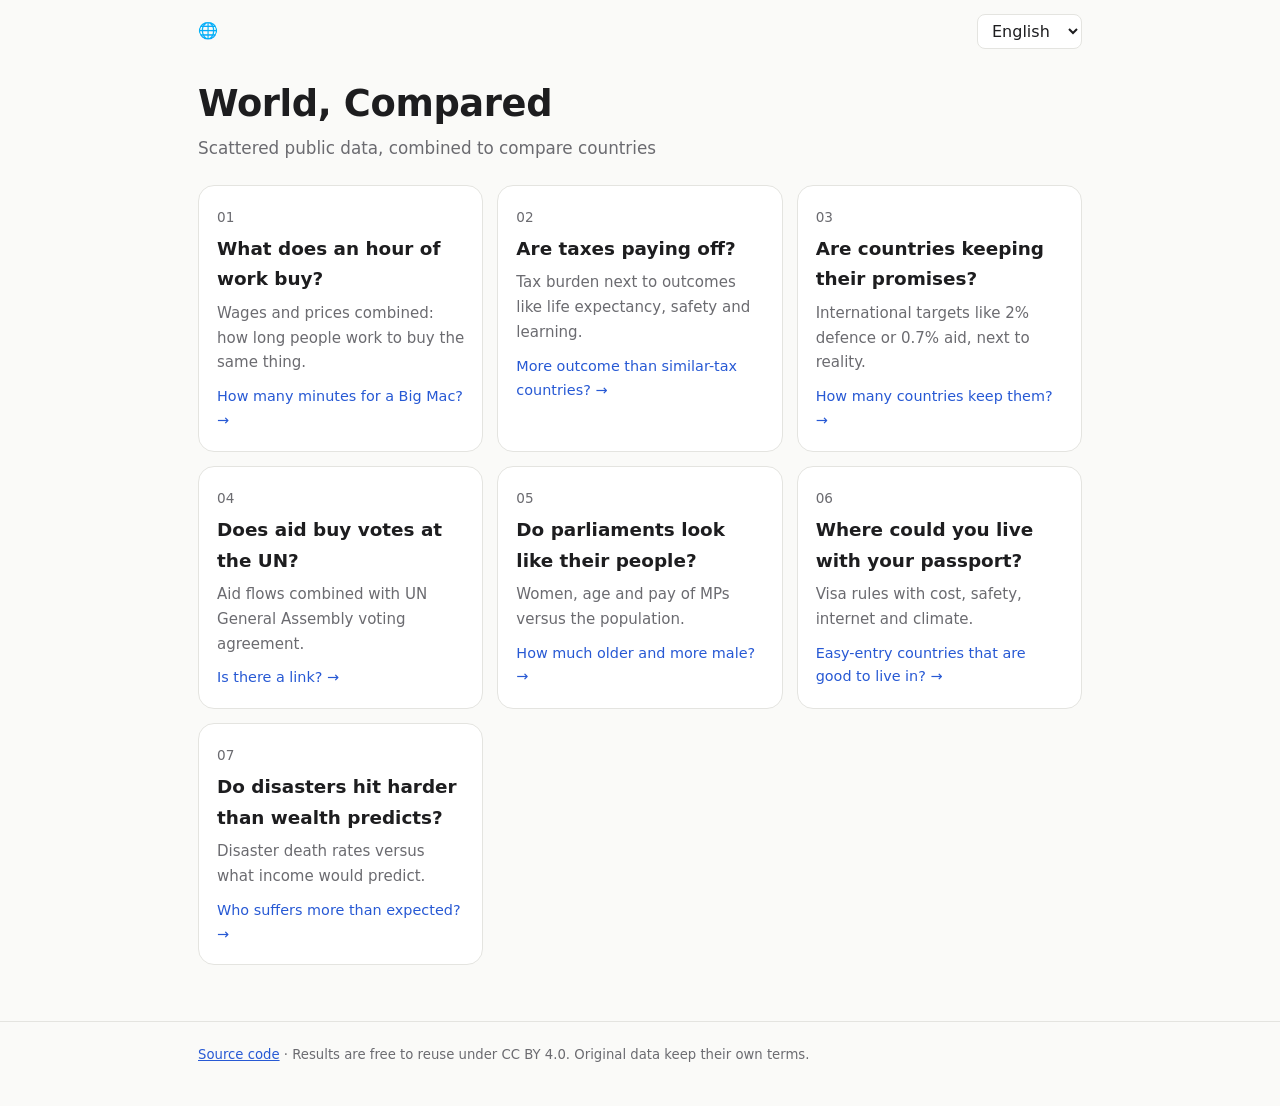
<file: index.html>
<!doctype html>
<html lang="ja">
<head>
<meta charset="utf-8">
<meta name="viewport" content="width=device-width, initial-scale=1">
<title>世界くらべ / World, Compared</title>
<meta name="description" content="ばらばらの公開データを組み合わせて、世界の国を比べる7つのサイト。Seven sites that combine scattered public data to compare countries.">
<link rel="stylesheet" href="assets/common.css?v=3">
<link rel="icon" href="data:image/svg+xml,<svg xmlns='http://www.w3.org/2000/svg' viewBox='0 0 100 100'><text y='.9em' font-size='90'>🌐</text></svg>">
</head>
<body>
<header class="top"><span class="home">🌐</span><select class="lang" aria-label="Language"></select></header>
<main id="app"></main>
<footer><div class="wrap muted" id="foot"></div></footer>
<script type="module">
import { LANGS, getLang, common, REPO } from './assets/common.js?v=3';
const S = [
  ['jikyu', { ja: ['1時間働くと、何が買える？', '各国の平均賃金と物価から、同じ物を買うのに何時間働くかを比べる。', 'ビッグマック1個は何分の労働？'], en: ['What does an hour of work buy?', 'Wages and prices combined: how long people work to buy the same thing.', 'How many minutes for a Big Mac?'], zh: ['工作1小时能买什么？', '结合工资和物价，比较买同样的东西要工作多久。', '一个巨无霸要工作几分钟？'], ko: ['1시간 일하면 무엇을 살 수 있을까?', '임금과 물가로 같은 물건을 사는 데 몇 시간 일하는지 비교.', '빅맥 1개는 몇 분 노동?'], es: ['¿Qué se compra con una hora de trabajo?', 'Salarios y precios: cuánto se trabaja para comprar lo mismo.', '¿Cuántos minutos por un Big Mac?'] }],
  ['zei', { ja: ['税金の元は取れている？', '税負担の重さと、寿命・治安・学力などの成果を並べて比べる。', '同じ税負担の国より成果は多い？'], en: ['Are taxes paying off?', 'Tax burden next to outcomes like life expectancy, safety and learning.', 'More outcome than similar-tax countries?'], zh: ['税交得值吗？', '把税负与寿命、治安、学力等成果并列比较。', '比同等税负的国家成果更多吗？'], ko: ['세금 낸 만큼 돌아오나?', '세금 부담과 수명·치안·학력 등 성과를 나란히 비교.', '세금이 비슷한 나라보다 성과가 많을까?'], es: ['¿Rinden los impuestos?', 'Carga fiscal frente a resultados como esperanza de vida, seguridad y aprendizaje.', '¿Más resultados que países con impuestos similares?'] }],
  ['yakusoku', { ja: ['国の約束、守られてる？', '国防費2%・援助0.7%など、国際的な数値目標と実際の数字。', '約束を守っている国はいくつ？'], en: ['Are countries keeping their promises?', 'International targets like 2% defence or 0.7% aid, next to reality.', 'How many countries keep them?'], zh: ['各国守约了吗？', '国防2%、援助0.7%等国际数值目标与实际数字。', '有多少国家守约？'], ko: ['나라들은 약속을 지키고 있을까?', '국방비 2%, 원조 0.7% 등 국제 목표와 실제 숫자.', '약속을 지킨 나라는 몇 곳?'], es: ['¿Cumplen los países sus promesas?', 'Metas como 2% en defensa o 0,7% en ayuda, frente a la realidad.', '¿Cuántos países cumplen?'] }],
  ['enjo', { ja: ['援助した国は、国連で味方する？', '援助額と国連総会での投票の一致率を組み合わせる。', '援助と投票に関係はある？'], en: ['Does aid buy votes at the UN?', 'Aid flows combined with UN General Assembly voting agreement.', 'Is there a link?'], zh: ['援助能换来联合国的选票吗？', '把援助额与联大投票一致率结合起来。', '两者有关系吗？'], ko: ['원조한 나라는 유엔에서 편을 들까?', '원조액과 유엔총회 투표 일치율을 결합.', '관계가 있을까?'], es: ['¿La ayuda compra votos en la ONU?', 'Ayuda combinada con la coincidencia de voto en la Asamblea General.', '¿Hay relación?'] }],
  ['giin', { ja: ['議員は国民に似ている？', '国会議員の女性比率・年齢・報酬を、国民と比べる。', '議会は国民よりどれだけ男性的で年上？'], en: ['Do parliaments look like their people?', 'Women, age and pay of MPs versus the population.', 'How much older and more male?'], zh: ['议员像国民吗？', '把议员的女性比例、年龄和薪酬与国民相比。', '议会比国民更男性化、更年长多少？'], ko: ['의원은 국민을 닮았을까?', '국회의원의 여성 비율·나이·보수를 국민과 비교.', '얼마나 더 남성적이고 나이가 많을까?'], es: ['¿Se parecen los parlamentos a su pueblo?', 'Mujeres, edad y sueldo de los diputados frente a la población.', '¿Cuánto más mayores y masculinos?'] }],
  ['sumeru', { ja: ['このパスポートで、どこに住める？', 'ビザ条件と物価・治安・ネット・気候を一覧に。', 'ビザなしで行ける暮らしやすい国は？'], en: ['Where could you live with your passport?', 'Visa rules with cost, safety, internet and climate.', 'Easy-entry countries that are good to live in?'], zh: ['用这本护照，可以住在哪里？', '签证条件与物价、治安、网络、气候一览。', '免签又宜居的国家？'], ko: ['이 여권으로 어디에 살 수 있을까?', '비자 조건과 물가·치안·인터넷·기후를 한눈에.', '무비자로 갈 수 있는 살기 좋은 나라는?'], es: ['¿Dónde podrías vivir con tu pasaporte?', 'Reglas de visado con coste, seguridad, internet y clima.', '¿Países fáciles de entrar y buenos para vivir?'] }],
  ['saigai', { ja: ['災害の被害は「備え」で決まる？', '災害死亡率を、豊かさから予想される値と比べる。', '予想より被害が大きい国は？'], en: ['Do disasters hit harder than wealth predicts?', 'Disaster death rates versus what income would predict.', 'Who suffers more than expected?'], zh: ['灾害伤亡由“准备”决定吗？', '把灾害死亡率与按收入预测的水平相比。', '哪些国家伤亡超出预期？'], ko: ['재해 피해는 “대비”가 좌우할까?', '재해 사망률을 소득으로 예상한 값과 비교.', '예상보다 피해가 큰 나라는?'], es: ['¿Golpean los desastres más de lo que predice la riqueza?', 'Mortalidad por desastres frente a la predicha por el ingreso.', '¿Quién sufre más de lo esperado?'] }],
];
let lang = getLang();
const sel = document.querySelector('select.lang');
sel.innerHTML = LANGS.map(([k, v]) => `<option value="${k}">${v}</option>`).join('');
function draw() {
  const c = common[lang];
  document.documentElement.lang = lang; sel.value = lang; document.title = c.site;
  document.querySelector('#app').innerHTML = `<h1>${c.site}</h1><p class="lead">${c.tag}</p><div class="hub-grid">${S.map(([id, d], i) => `<a class="hub-card" href="${id}/?lang=${lang}"><span class="no">${String(i + 1).padStart(2, '0')}</span><h2>${d[lang][0]}</h2><p>${d[lang][1]}</p><span class="q">${d[lang][2]} →</span></a>`).join('')}</div>`;
  document.querySelector('#foot').innerHTML = `<a href="${REPO}" target="_blank" rel="noopener">${c.code}</a> · ${c.license}`;
}
sel.onchange = () => { lang = sel.value; try { localStorage.setItem('wc-lang', lang); } catch { } history.replaceState(null, '', '?lang=' + lang); draw(); };
draw();
</script>
</body>
</html>
</file>
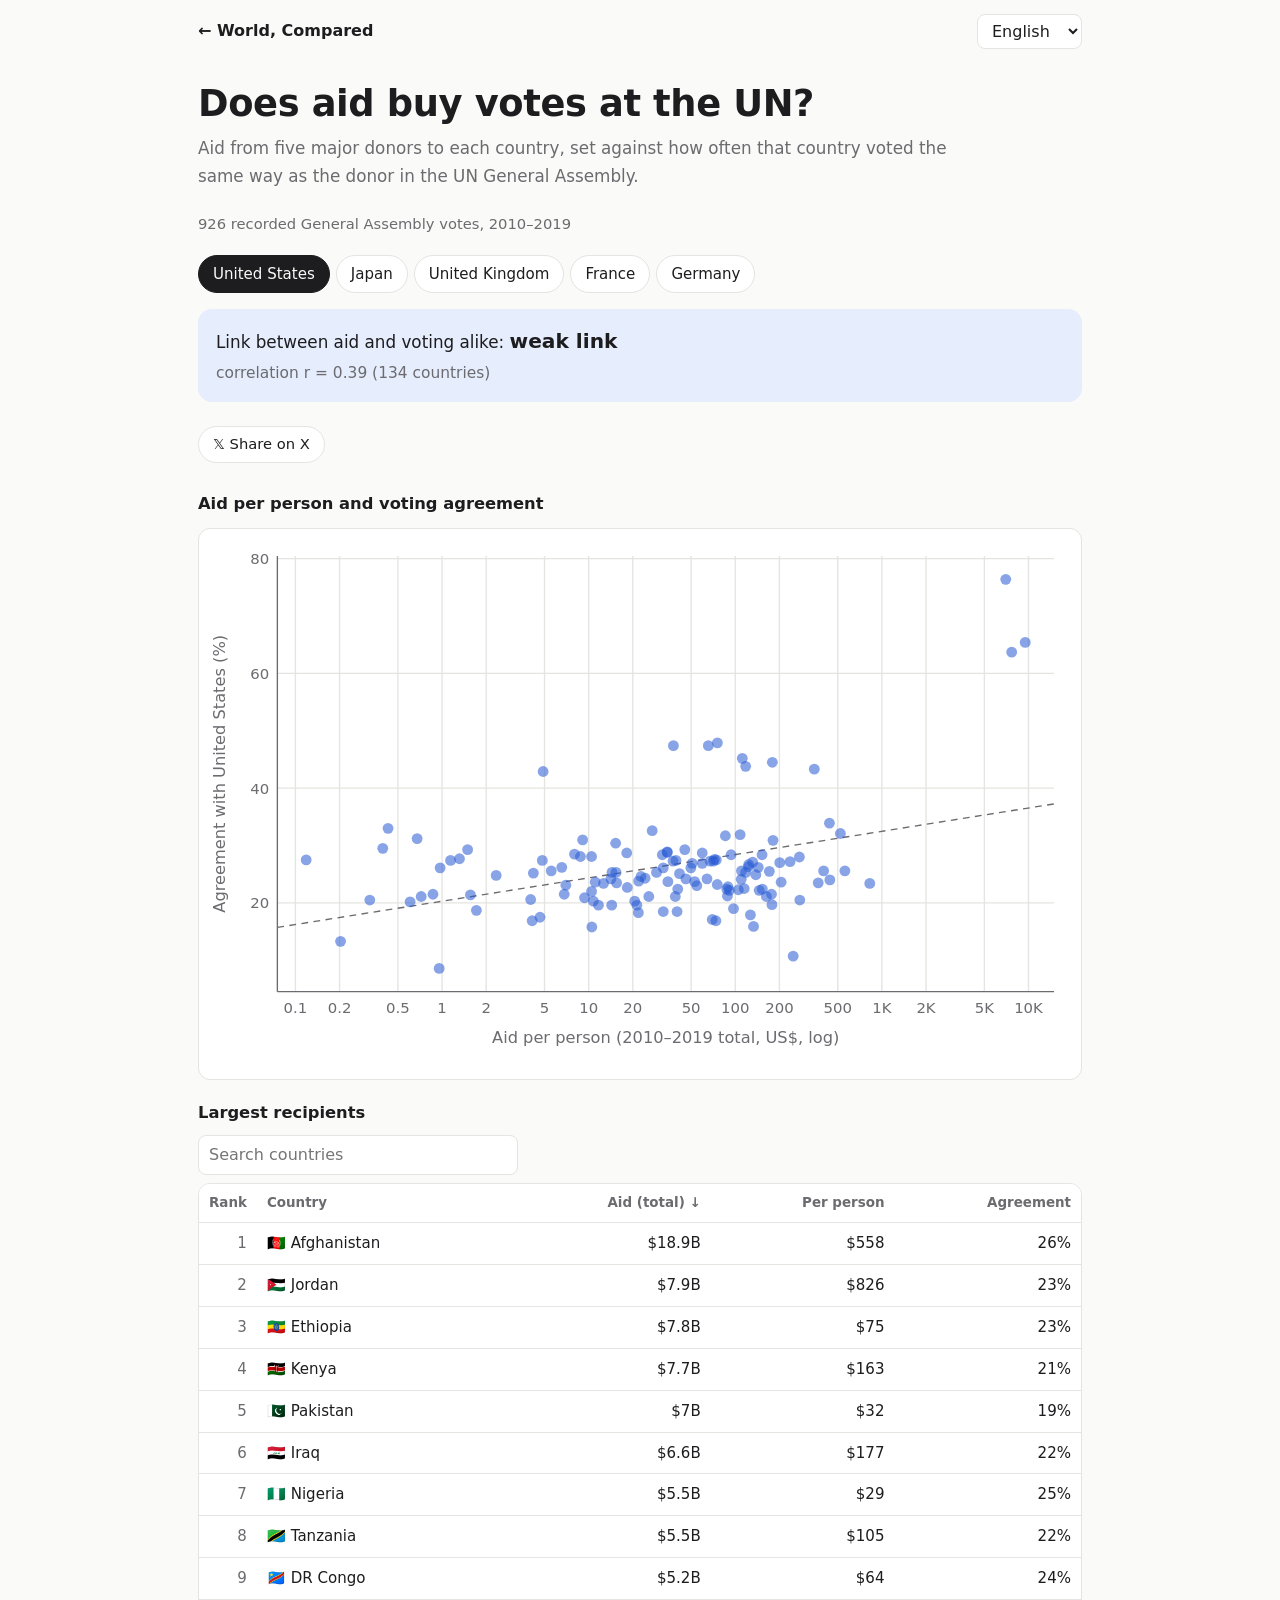
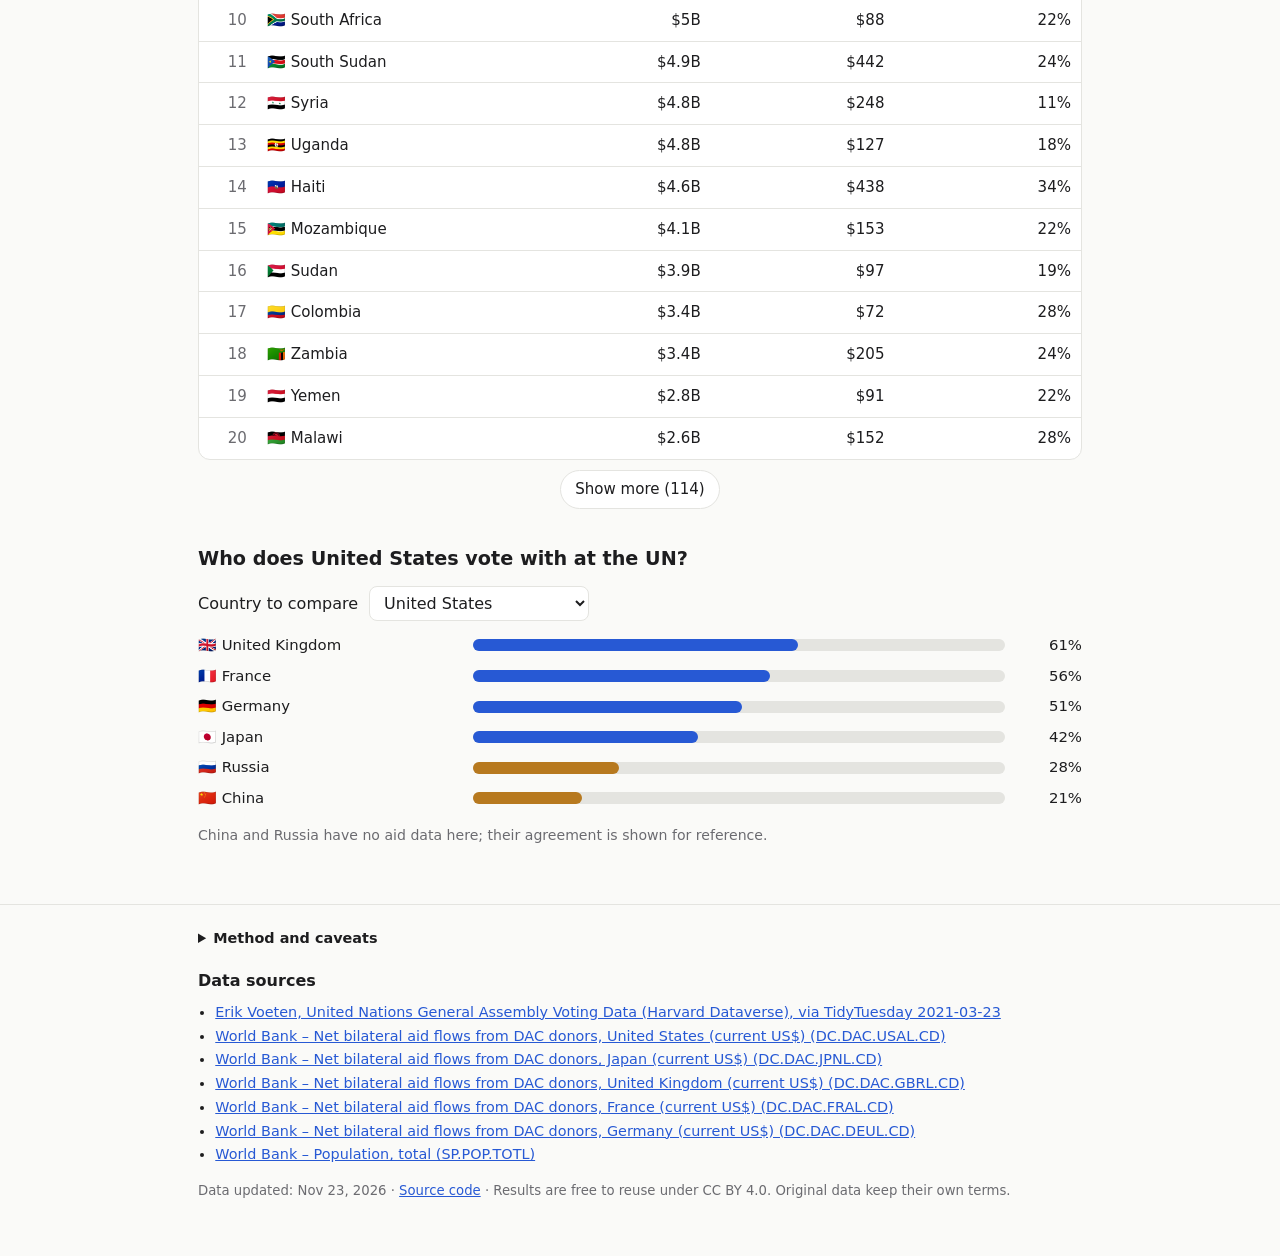
<file: enjo/index.html>
<!doctype html>
<html lang="ja">
<head>
<meta charset="utf-8">
<meta name="viewport" content="width=device-width, initial-scale=1">
<title>World, Compared</title>
<link rel="stylesheet" href="../assets/common.css?v=3">
<link rel="icon" href="data:image/svg+xml,<svg xmlns='http://www.w3.org/2000/svg' viewBox='0 0 100 100'><text y='.9em' font-size='90'>🌐</text></svg>">
</head>
<body>
<main id="app"></main>
<script type="module" src="app.js?v=3"></script>
</body>
</html>
</file>
<file: assets/common.css>
:root {
  --bg: #fafaf8; --fg: #1d1d1f; --muted: #6b6b70; --line: #e4e4e0; --card: #fff;
  --accent: #2759d4; --accent-soft: #e6edfc; --good: #1a8a5a; --bad: #c8402f; --warn: #b7791f; --hl: #fff4d6;
  --font: system-ui, -apple-system, "Segoe UI", "Hiragino Sans", "Noto Sans JP", "Noto Sans KR", "Noto Sans SC", sans-serif;
}
@media (prefers-color-scheme: dark) {
  :root { --bg: #151517; --fg: #ececee; --muted: #9a9aa2; --line: #2d2d31; --card: #1d1d20; --accent: #7ea2ff; --accent-soft: #23304f; --good: #4cc38a; --bad: #ff7a66; --warn: #e0a84a; --hl: #3a3220; }
}
* { box-sizing: border-box; }
html { -webkit-text-size-adjust: 100%; }
body { margin: 0; background: var(--bg); color: var(--fg); font: 16px/1.65 var(--font); }
a { color: var(--accent); }
main, .wrap { max-width: 920px; margin: 0 auto; padding: 0 18px; }
header.top { max-width: 920px; margin: 0 auto; padding: 14px 18px; display: flex; justify-content: space-between; align-items: center; gap: 12px; }
header.top .home { text-decoration: none; font-weight: 600; color: var(--fg); }
select, input[type=search], input[type=number] { font: inherit; color: var(--fg); background: var(--card); border: 1px solid var(--line); border-radius: 8px; padding: 6px 10px; }
h1 { font-size: clamp(1.6rem, 4.5vw, 2.3rem); line-height: 1.25; margin: 18px 0 8px; letter-spacing: -0.01em; }
h2 { font-size: 1.2rem; margin: 34px 0 10px; }
h3 { font-size: 1.02rem; margin: 20px 0 8px; }
.lead { color: var(--muted); font-size: 1.05rem; margin: 0 0 22px; max-width: 46em; }
.muted { color: var(--muted); font-size: .92em; }
.err { color: var(--bad); }
.small { font-size: .88rem; }

.card { background: var(--card); border: 1px solid var(--line); border-radius: 14px; padding: 18px; margin: 14px 0; }
.card .kpi { border: 0; background: var(--bg); }
.card .kpi b { font-size: 1.3rem; }
.kpis { display: grid; grid-template-columns: repeat(auto-fit, minmax(170px, 1fr)); gap: 12px; margin: 14px 0; }
.kpi { background: var(--card); border: 1px solid var(--line); border-radius: 14px; padding: 14px 16px; }
.kpi b { display: block; font-size: 1.7rem; line-height: 1.2; font-variant-numeric: tabular-nums; }
.kpi span { color: var(--muted); font-size: .9rem; }
.callout { background: var(--accent-soft); border-radius: 14px; padding: 16px 18px; margin: 16px 0; font-size: 1.05rem; }
.callout b { font-size: 1.2em; }

.controls { display: flex; flex-wrap: wrap; gap: 10px 16px; align-items: center; margin: 12px 0; }
.pick select { margin-left: 6px; max-width: 220px; }
.tabs { display: flex; flex-wrap: wrap; gap: 6px; margin: 18px 0 8px; }
.tabs button, .btn { font: inherit; font-size: .94rem; border: 1px solid var(--line); background: var(--card); color: var(--fg); border-radius: 999px; padding: 6px 14px; cursor: pointer; }
.tabs button[aria-selected=true] { background: var(--fg); color: var(--bg); border-color: var(--fg); }
.btn:hover, .tabs button:hover { border-color: var(--accent); }

.tools { margin: 8px 0; }
.tools input { width: 100%; max-width: 320px; }
.tbl { overflow-x: auto; border: 1px solid var(--line); border-radius: 12px; background: var(--card); }
table { border-collapse: collapse; width: 100%; font-size: .94rem; font-variant-numeric: tabular-nums; }
th, td { padding: 8px 10px; border-bottom: 1px solid var(--line); text-align: left; vertical-align: middle; white-space: nowrap; }
tr:last-child td { border-bottom: 0; }
th { font-weight: 600; font-size: .84rem; color: var(--muted); cursor: pointer; white-space: nowrap; position: sticky; top: 0; background: var(--card); }
th.sorted::after { content: " ↓"; } th.sorted.asc::after { content: " ↑"; }
.n { text-align: right; white-space: nowrap; }
td.rank { color: var(--muted); width: 3em; }
tr.hl td { background: var(--hl); }
.cn { white-space: nowrap; }
.more { margin: 10px 0; text-align: center; }

.bars { display: grid; gap: 6px; margin: 10px 0; }
.brow { display: grid; grid-template-columns: minmax(90px, 30%) 1fr auto; gap: 10px; align-items: center; font-size: .93rem; }
.brow.hl .lab { font-weight: 700; }
.brow .lab { overflow: hidden; text-overflow: ellipsis; white-space: nowrap; }
.track { position: relative; height: 12px; background: var(--line); border-radius: 6px; }
.track em { position: absolute; left: 0; top: 0; bottom: 0; background: var(--accent); border-radius: 6px; }
.track em.good { background: var(--good); } .track em.bad { background: var(--bad); } .track em.warn { background: var(--warn); }
.track .mark { position: absolute; top: -4px; bottom: -4px; width: 2px; background: var(--fg); }
.val { font-variant-numeric: tabular-nums; min-width: 4.5em; text-align: right; }
.pill { display: inline-block; white-space: nowrap; font-size: .8rem; padding: 1px 8px; border-radius: 999px; background: var(--line); }
.pill.good { background: color-mix(in srgb, var(--good) 18%, transparent); color: var(--good); }
.pill.bad { background: color-mix(in srgb, var(--bad) 18%, transparent); color: var(--bad); }
.pill.warn { background: color-mix(in srgb, var(--warn) 20%, transparent); color: var(--warn); }
.up { color: var(--bad); } .down { color: var(--good); }

figure.chart { margin: 10px 0; background: var(--card); border: 1px solid var(--line); border-radius: 12px; padding: 8px; }
figure.chart svg { width: 100%; height: auto; display: block; }
.grid { stroke: var(--line); } .axis { stroke: var(--muted); }
.tick, .alab { fill: var(--muted); font-size: 11px; } .alab { font-size: 12px; }
.dot { fill: var(--accent); opacity: .55; cursor: pointer; } .dot:hover { opacity: 1; }
.dot.hl { fill: var(--bad); opacity: 1; stroke: var(--card); stroke-width: 2; }
.hlab { fill: var(--fg); font-size: 13px; font-weight: 700; paint-order: stroke; stroke: var(--card); stroke-width: 4px; }
.fit { stroke: var(--muted); stroke-dasharray: 5 4; }
.ref { stroke: var(--warn); stroke-width: 1.5; stroke-dasharray: 3 3; }
.tip { min-height: 1.4em; font-size: .9rem; color: var(--muted); padding: 2px 6px; }

.share { display: inline-block; margin: 8px 0; font-size: .92rem; text-decoration: none; border: 1px solid var(--line); border-radius: 999px; padding: 5px 14px; background: var(--card); color: var(--fg); }

footer { margin-top: 56px; padding: 22px 0 40px; border-top: 1px solid var(--line); font-size: .9rem; }
footer h2 { font-size: 1rem; margin: 18px 0 6px; }
.src { padding-left: 1.2em; margin: 0; }
details summary { cursor: pointer; font-weight: 600; }
.method { color: var(--muted); margin-top: 8px; }
.method p { margin: 6px 0; }

/* Hub */
.hub-grid { display: grid; grid-template-columns: repeat(auto-fit, minmax(260px, 1fr)); gap: 14px; margin: 22px 0; }
.hub-card { display: block; text-decoration: none; color: inherit; background: var(--card); border: 1px solid var(--line); border-radius: 16px; padding: 18px; transition: border-color .15s, transform .15s; }
.hub-card:hover { border-color: var(--accent); transform: translateY(-2px); }
.hub-card .no { color: var(--muted); font-size: .85rem; font-variant-numeric: tabular-nums; }
.hub-card h2 { margin: 4px 0 6px; font-size: 1.15rem; }
.hub-card p { margin: 0; color: var(--muted); font-size: .94rem; }
.hub-card .q { display: block; margin-top: 10px; font-size: .9rem; color: var(--accent); }

@media (max-width: 560px) {
  body { font-size: 15px; }
  .brow { grid-template-columns: 118px 1fr auto; gap: 8px; font-size: .86rem; }
  .kpis { grid-template-columns: 1fr 1fr; gap: 8px; }
  .kpi { padding: 10px 12px; }
  .card .kpis .kpi b { font-size: 1.15rem; }
  .pick select { max-width: 170px; }
  th, td { padding: 7px 7px; }
  .kpi b { font-size: 1.4rem; }
}
</file>
